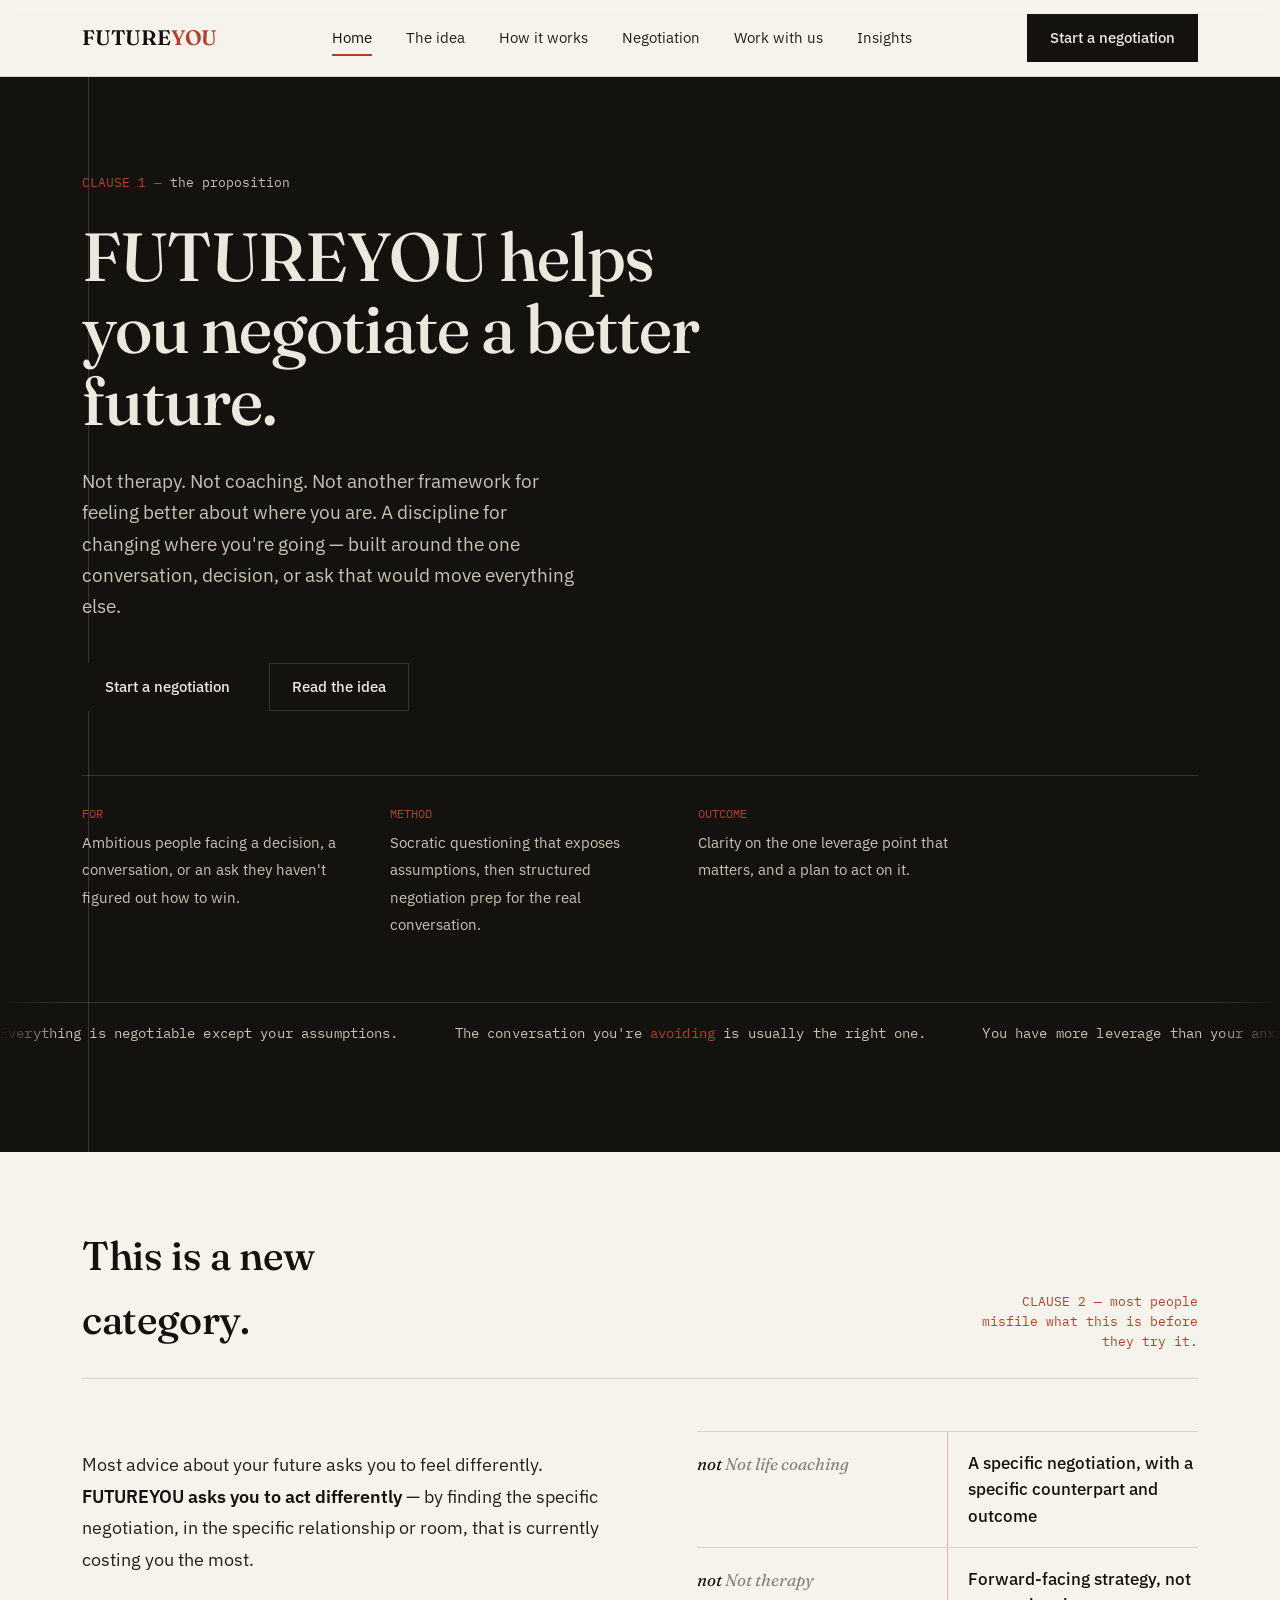
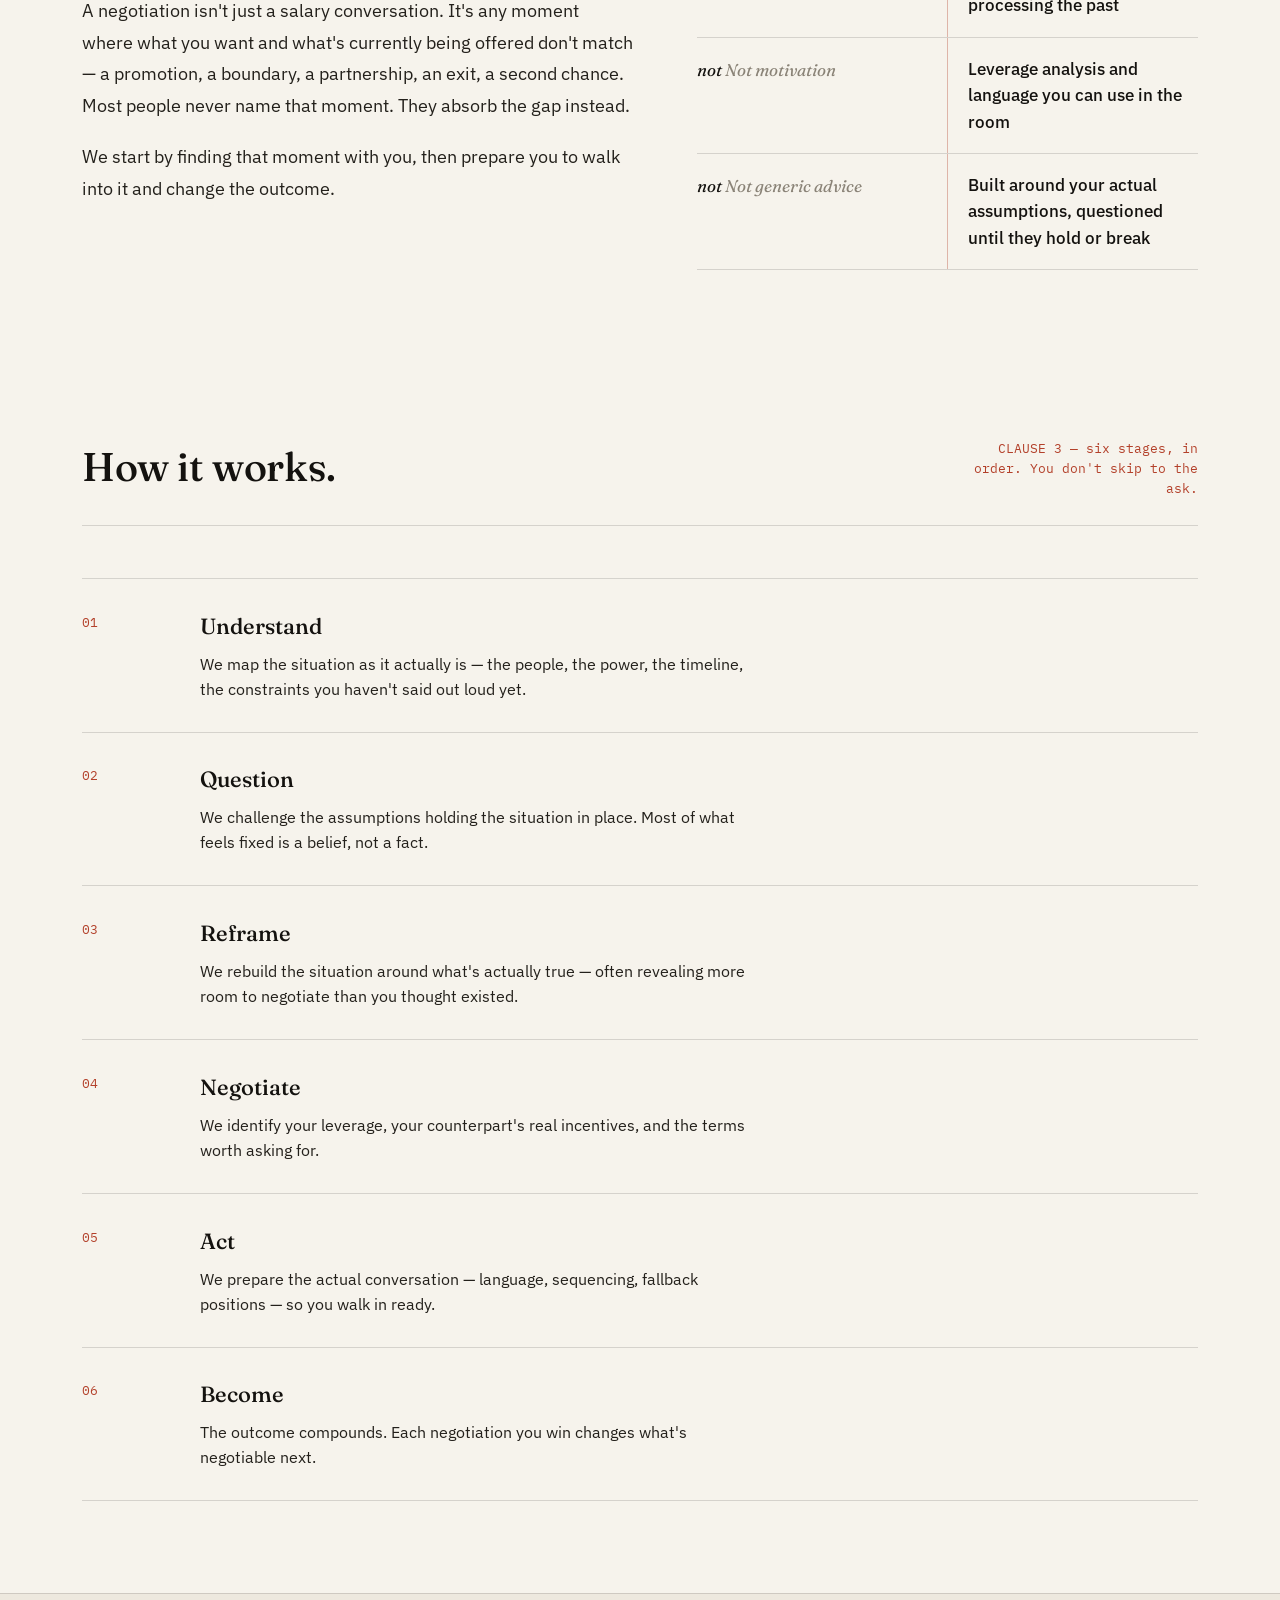
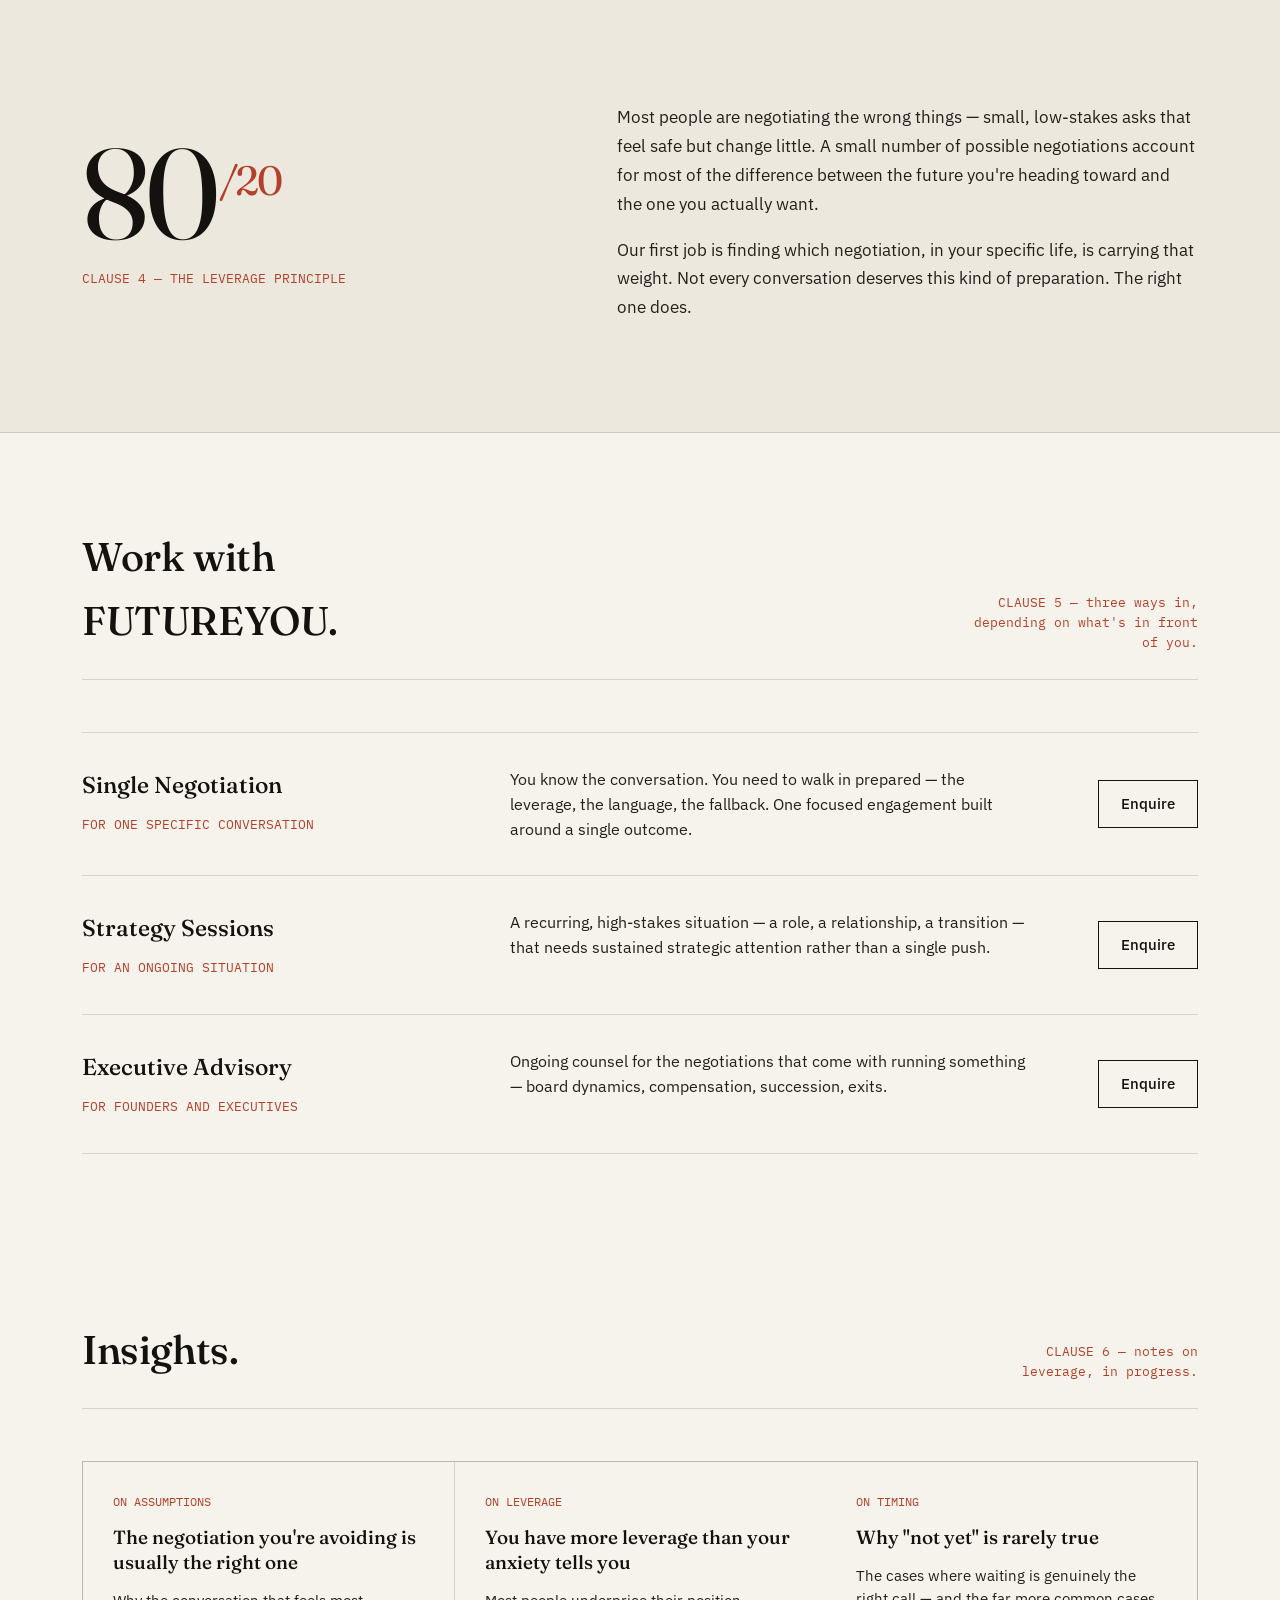
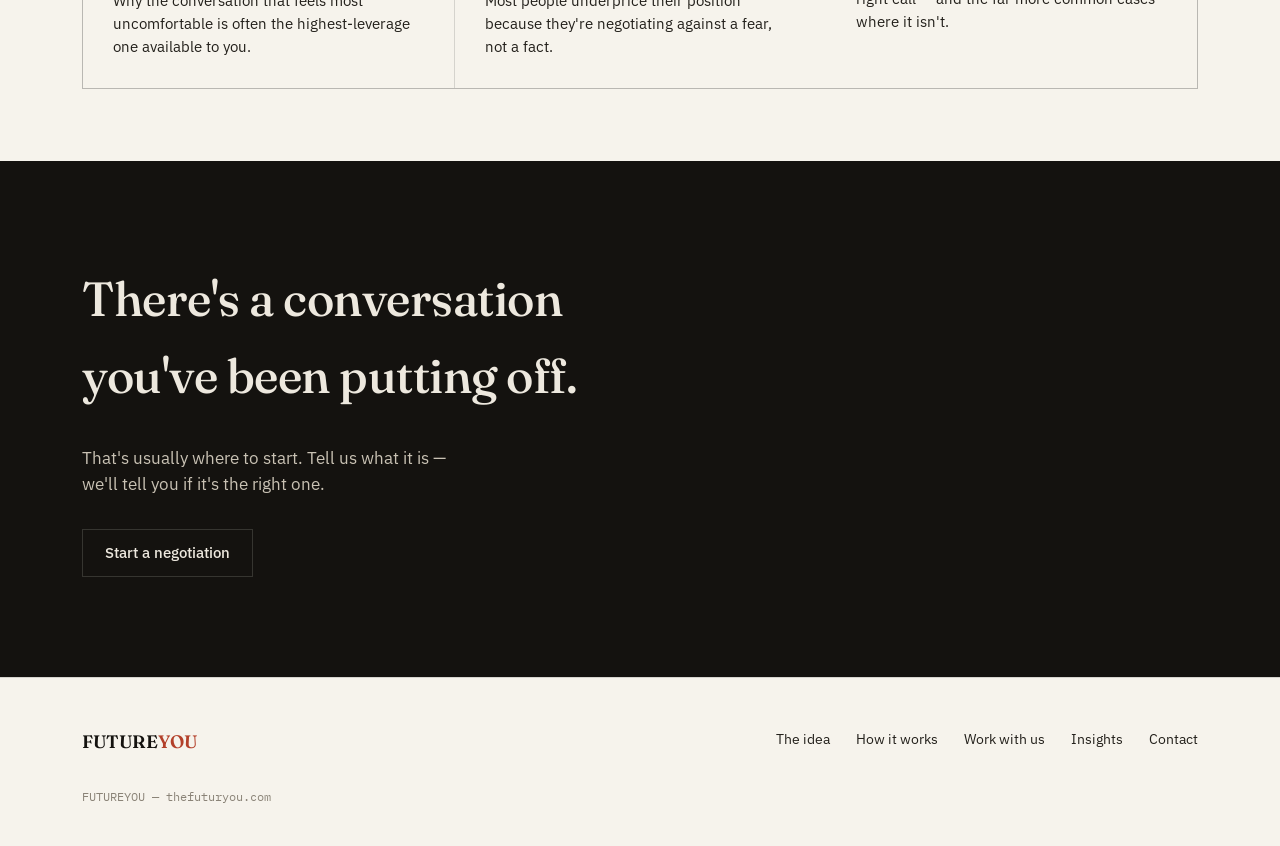
<file: index.html>
<!DOCTYPE html>
<html lang="en">
<head>
<meta charset="UTF-8">
<meta name="viewport" content="width=device-width, initial-scale=1.0">
<title>FUTUREYOU — Negotiate a better future</title>
<meta name="description" content="FUTUREYOU helps ambitious people find the one negotiation that changes everything, then prepares them to win it.">
<link rel="preconnect" href="https://fonts.googleapis.com">
<link href="https://fonts.googleapis.com/css2?family=Fraunces:opsz,wght@9..144,400;9..144,500;9..144,600&family=IBM+Plex+Sans:wght@400;500;600&family=IBM+Plex+Mono:wght@400;500&display=swap" rel="stylesheet">
<link rel="stylesheet" href="style.css">
<noscript><style>.reveal, .hero-anim, .pop-in { opacity: 1 !important; transform: none !important; filter: none !important; }</style></noscript>
</head>
<body>

<header class="site">
  <div class="wrap nav-row">
    <a class="wordmark" href="index.html">FUTURE<span>YOU</span></a>
    <button class="menu-toggle" aria-expanded="false" aria-controls="nav-links" onclick="const n=document.getElementById('nav-links');const open=n.classList.toggle('open');this.setAttribute('aria-expanded',open);">MENU</button>
    <nav class="links" id="nav-links">
      <a class="current" href="index.html">Home</a>
      <a href="index.html#idea">The idea</a>
      <a href="index.html#how">How it works</a>
      <a href="index.html#negotiation">Negotiation</a>
      <a href="index.html#work">Work with us</a>
      <a href="index.html#insights">Insights</a>
    </nav>
    <a class="btn btn-solid nav-cta" href="contact.html">Start a negotiation</a>
  </div>
</header>

<section class="hero">
  <div class="hero-inner">
    <div class="eyebrow-clause hero-anim">CLAUSE 1 — <em>the proposition</em></div>
    <h1 class="hero-line hero-anim">FUTUREYOU helps you negotiate a better future.</h1>
    <p class="hero-sub hero-anim">Not therapy. Not coaching. Not another framework for feeling better about where you are. A discipline for changing where you're going — built around the one conversation, decision, or ask that would move everything else.</p>
    <div class="hero-actions hero-anim">
      <a class="btn btn-solid" href="contact.html">Start a negotiation</a>
      <a class="btn btn-ghost-onink" href="#idea">Read the idea</a>
    </div>
    <div class="hero-meta hero-anim">
      <div>
        <span class="k">FOR</span>
        <span class="v">Ambitious people facing a decision, a conversation, or an ask they haven't figured out how to win.</span>
      </div>
      <div>
        <span class="k">METHOD</span>
        <span class="v">Socratic questioning that exposes assumptions, then structured negotiation prep for the real conversation.</span>
      </div>
      <div>
        <span class="k">OUTCOME</span>
        <span class="v">Clarity on the one leverage point that matters, and a plan to act on it.</span>
      </div>
    </div>
  </div>

  <div class="ticker" aria-hidden="true">
    <div class="ticker-track">
      <span>Everything is negotiable except your assumptions.</span>
      <span>The conversation you're <em>avoiding</em> is usually the right one.</span>
      <span>You have more leverage than your anxiety tells you.</span>
      <span>Most people negotiate the wrong things.</span>
      <span>One conversation can change what's negotiable next.</span>
      <span>Don't ask for less because you're afraid to ask.</span>
      <span>Everything is negotiable except your assumptions.</span>
      <span>The conversation you're <em>avoiding</em> is usually the right one.</span>
      <span>You have more leverage than your anxiety tells you.</span>
      <span>Most people negotiate the wrong things.</span>
      <span>One conversation can change what's negotiable next.</span>
      <span>Don't ask for less because you're afraid to ask.</span>
    </div>
  </div>
</section>

<section class="tight" id="idea">
  <div class="wrap">
    <div class="section-head reveal">
      <h2 class="section-title">This is a new category.</h2>
      <div class="section-note">CLAUSE 2 — most people misfile what this is before they try it.</div>
    </div>
    <div class="idea-grid">
      <div class="idea-copy reveal">
        <p>Most advice about your future asks you to feel differently. <strong>FUTUREYOU asks you to act differently</strong> — by finding the specific negotiation, in the specific relationship or room, that is currently costing you the most.</p>
        <p>A negotiation isn't just a salary conversation. It's any moment where what you want and what's currently being offered don't match — a promotion, a boundary, a partnership, an exit, a second chance. Most people never name that moment. They absorb the gap instead.</p>
        <p>We start by finding that moment with you, then prepare you to walk into it and change the outcome.</p>
      </div>
      <div class="not-table reveal-stagger">
        <div class="not-row reveal"><div class="no">Not life coaching</div><div class="yes">A specific negotiation, with a specific counterpart and outcome</div></div>
        <div class="not-row reveal"><div class="no">Not therapy</div><div class="yes">Forward-facing strategy, not processing the past</div></div>
        <div class="not-row reveal"><div class="no">Not motivation</div><div class="yes">Leverage analysis and language you can use in the room</div></div>
        <div class="not-row reveal"><div class="no">Not generic advice</div><div class="yes">Built around your actual assumptions, questioned until they hold or break</div></div>
      </div>
    </div>
  </div>
</section>

<section id="how">
  <div class="wrap">
    <div class="section-head reveal">
      <h2 class="section-title">How it works.</h2>
      <div class="section-note">CLAUSE 3 — six stages, in order. You don't skip to the ask.</div>
    </div>
    <div class="process-list reveal-stagger">
      <div class="process-item reveal">
        <div class="num">01</div>
        <div><h3>Understand</h3><p>We map the situation as it actually is — the people, the power, the timeline, the constraints you haven't said out loud yet.</p></div>
      </div>
      <div class="process-item reveal">
        <div class="num">02</div>
        <div><h3>Question</h3><p>We challenge the assumptions holding the situation in place. Most of what feels fixed is a belief, not a fact.</p></div>
      </div>
      <div class="process-item reveal">
        <div class="num">03</div>
        <div><h3>Reframe</h3><p>We rebuild the situation around what's actually true — often revealing more room to negotiate than you thought existed.</p></div>
      </div>
      <div class="process-item reveal">
        <div class="num">04</div>
        <div><h3>Negotiate</h3><p>We identify your leverage, your counterpart's real incentives, and the terms worth asking for.</p></div>
      </div>
      <div class="process-item reveal">
        <div class="num">05</div>
        <div><h3>Act</h3><p>We prepare the actual conversation — language, sequencing, fallback positions — so you walk in ready.</p></div>
      </div>
      <div class="process-item reveal">
        <div class="num">06</div>
        <div><h3>Become</h3><p>The outcome compounds. Each negotiation you win changes what's negotiable next.</p></div>
      </div>
    </div>
  </div>
</section>

<section class="leverage" id="negotiation">
  <div class="wrap">
    <div class="leverage-grid reveal-stagger">
      <div class="reveal">
        <p class="big-stat pop-in">80<sup>/20</sup></p>
        <span class="leverage-label">CLAUSE 4 — THE LEVERAGE PRINCIPLE</span>
      </div>
      <div class="leverage-copy reveal">
        <p>Most people are negotiating the wrong things — small, low-stakes asks that feel safe but change little. A small number of possible negotiations account for most of the difference between the future you're heading toward and the one you actually want.</p>
        <p>Our first job is finding which negotiation, in your specific life, is carrying that weight. Not every conversation deserves this kind of preparation. The right one does.</p>
      </div>
    </div>
  </div>
</section>

<section id="work">
  <div class="wrap">
    <div class="section-head reveal">
      <h2 class="section-title">Work with FUTUREYOU.</h2>
      <div class="section-note">CLAUSE 5 — three ways in, depending on what's in front of you.</div>
    </div>
    <div class="offer-list reveal-stagger">
      <div class="offer reveal">
        <div>
          <p class="name">Single Negotiation</p>
          <span class="for">FOR ONE SPECIFIC CONVERSATION</span>
        </div>
        <p class="desc">You know the conversation. You need to walk in prepared — the leverage, the language, the fallback. One focused engagement built around a single outcome.</p>
        <a class="btn cta" href="contact.html">Enquire</a>
      </div>
      <div class="offer reveal">
        <div>
          <p class="name">Strategy Sessions</p>
          <span class="for">FOR AN ONGOING SITUATION</span>
        </div>
        <p class="desc">A recurring, high-stakes situation — a role, a relationship, a transition — that needs sustained strategic attention rather than a single push.</p>
        <a class="btn cta" href="contact.html">Enquire</a>
      </div>
      <div class="offer reveal">
        <div>
          <p class="name">Executive Advisory</p>
          <span class="for">FOR FOUNDERS AND EXECUTIVES</span>
        </div>
        <p class="desc">Ongoing counsel for the negotiations that come with running something — board dynamics, compensation, succession, exits.</p>
        <a class="btn cta" href="contact.html">Enquire</a>
      </div>
    </div>
  </div>
</section>

<section class="tight" id="insights">
  <div class="wrap">
    <div class="section-head reveal">
      <h2 class="section-title">Insights.</h2>
      <div class="section-note">CLAUSE 6 — notes on leverage, in progress.</div>
    </div>
    <div class="insights-grid reveal-stagger">
      <div class="insight-card reveal">
        <span class="insight-tag">ON ASSUMPTIONS</span>
        <h3>The negotiation you're avoiding is usually the right one</h3>
        <p>Why the conversation that feels most uncomfortable is often the highest-leverage one available to you.</p>
      </div>
      <div class="insight-card reveal">
        <span class="insight-tag">ON LEVERAGE</span>
        <h3>You have more leverage than your anxiety tells you</h3>
        <p>Most people underprice their position because they're negotiating against a fear, not a fact.</p>
      </div>
      <div class="insight-card reveal">
        <span class="insight-tag">ON TIMING</span>
        <h3>Why "not yet" is rarely true</h3>
        <p>The cases where waiting is genuinely the right call — and the far more common cases where it isn't.</p>
      </div>
    </div>
  </div>
</section>

<section class="closing">
  <div class="wrap closing-row">
    <div class="reveal">
      <h2 class="pop-in">There's a conversation you've been putting off.</h2>
      <p class="sub">That's usually where to start. Tell us what it is — we'll tell you if it's the right one.</p>
      <a class="btn btn-ghost-onink" href="contact.html">Start a negotiation</a>
    </div>
  </div>
</section>

<footer class="site">
  <div class="wrap">
    <div class="footer-row">
      <div class="footer-wordmark">FUTURE<span>YOU</span></div>
      <div class="footer-links">
        <a href="index.html#idea">The idea</a>
        <a href="index.html#how">How it works</a>
        <a href="index.html#work">Work with us</a>
        <a href="index.html#insights">Insights</a>
        <a href="contact.html">Contact</a>
      </div>
    </div>
    <div class="footer-meta">FUTUREYOU — thefuturyou.com</div>
  </div>
</footer>

<script>
(function () {
  // Scroll-triggered reveals (fade/slide + pop/zoom variants)
  var els = document.querySelectorAll('.reveal, .pop-in');
  if ('IntersectionObserver' in window) {
    var io = new IntersectionObserver(function (entries) {
      entries.forEach(function (entry) {
        if (entry.isIntersecting) {
          entry.target.classList.add('in-view');
          io.unobserve(entry.target);
        }
      });
    }, { threshold: 0.15, rootMargin: '0px 0px -60px 0px' });
    els.forEach(function (el) { io.observe(el); });
  } else {
    els.forEach(function (el) { el.classList.add('in-view'); });
  }

  // Stagger children inside .reveal-stagger groups
  document.querySelectorAll('.reveal-stagger').forEach(function (group) {
    Array.from(group.children).forEach(function (child, i) {
      child.style.transitionDelay = (i * 90) + 'ms';
    });
  });

  // Hero entrance, staggered on load
  document.querySelectorAll('.hero-anim').forEach(function (el, i) {
    el.style.transitionDelay = (i * 110) + 'ms';
  });
  window.addEventListener('load', function () {
    requestAnimationFrame(function () {
      document.querySelectorAll('.hero-anim').forEach(function (el) {
        el.classList.add('in-view');
      });
    });
  });

  // Sticky header: compress slightly after scrolling
  var header = document.querySelector('header.site');
  var lastState = false;
  window.addEventListener('scroll', function () {
    var scrolled = window.scrollY > 12;
    if (scrolled !== lastState) {
      header.classList.toggle('is-scrolled', scrolled);
      lastState = scrolled;
    }
  }, { passive: true });
})();
</script>

</body>
</html>
</file>
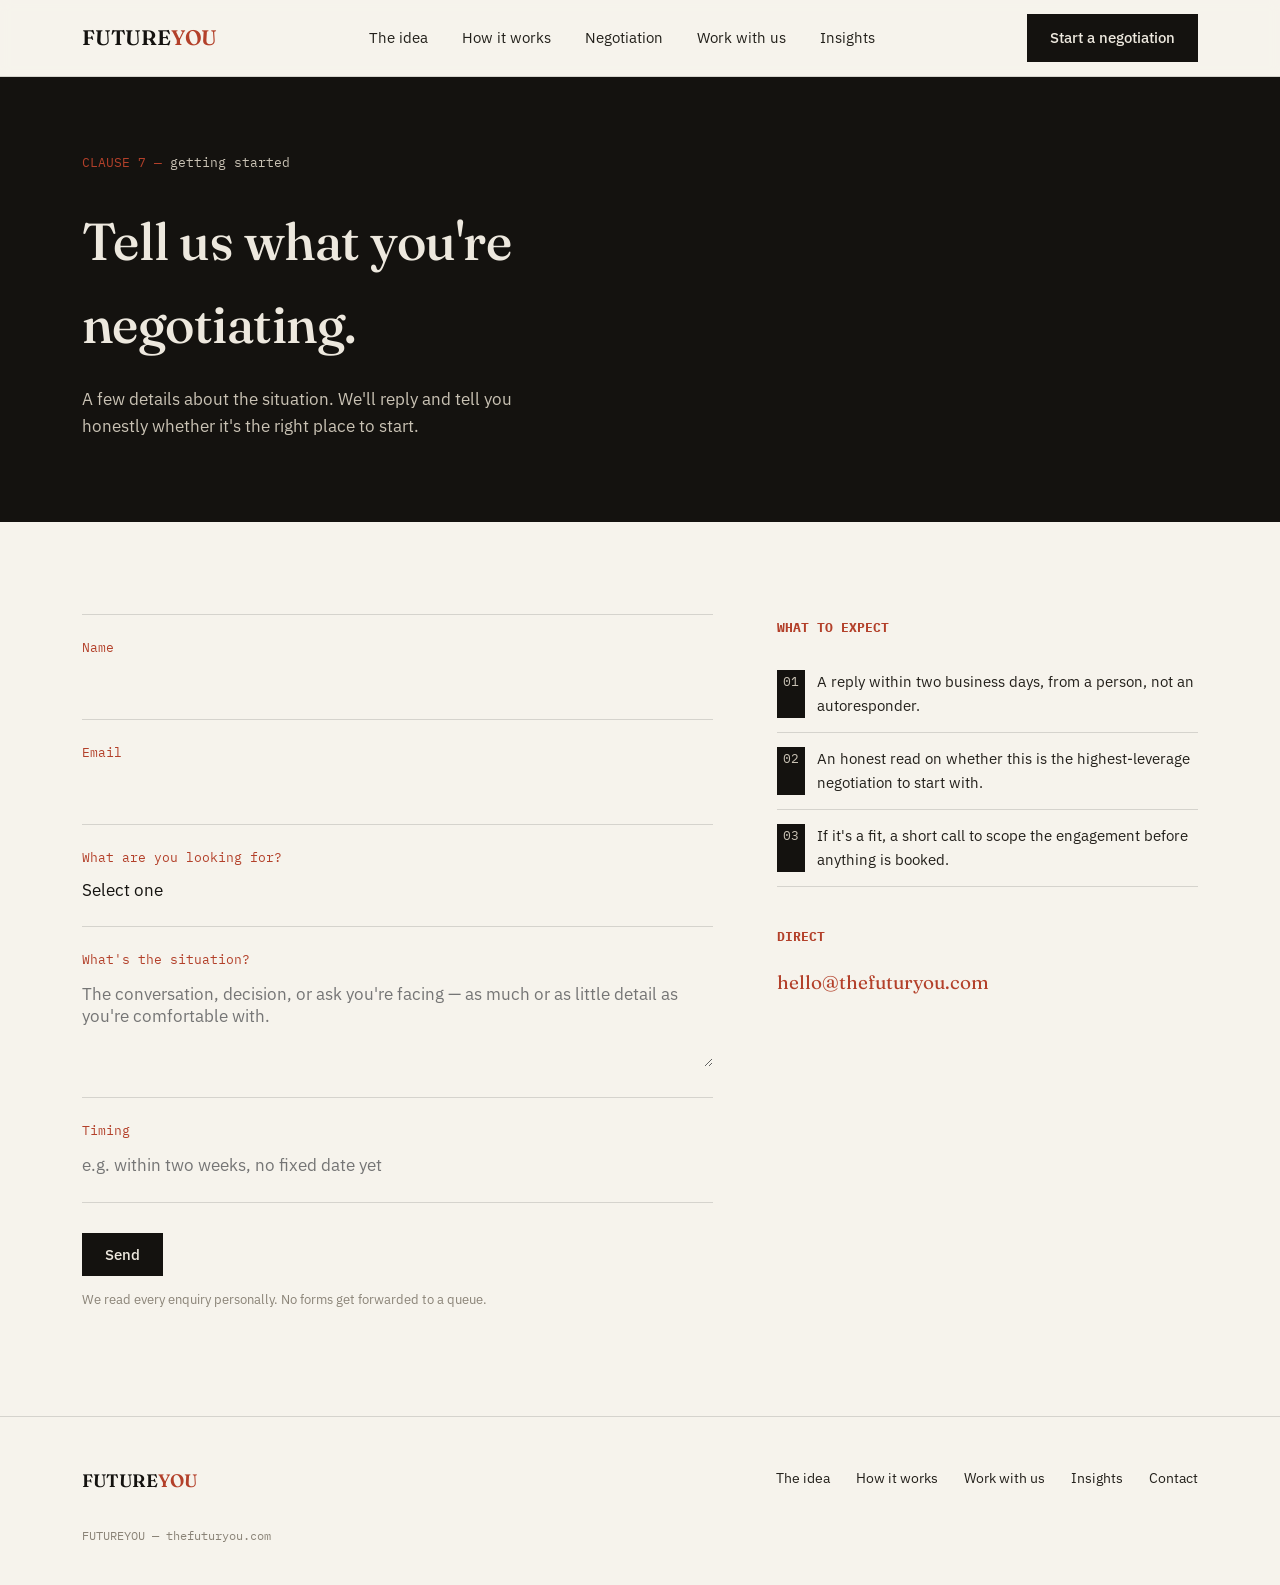
<file: contact.html>
<!DOCTYPE html>
<html lang="en">
<head>
<meta charset="UTF-8">
<meta name="viewport" content="width=device-width, initial-scale=1.0">
<title>Start a negotiation — FUTUREYOU</title>
<meta name="description" content="Tell FUTUREYOU what you're negotiating. We'll tell you if it's the right one to start with.">
<link rel="preconnect" href="https://fonts.googleapis.com">
<link href="https://fonts.googleapis.com/css2?family=Fraunces:opsz,wght@9..144,400;9..144,500;9..144,600&family=IBM+Plex+Sans:wght@400;500;600&family=IBM+Plex+Mono:wght@400;500&display=swap" rel="stylesheet">
<link rel="stylesheet" href="style.css">
</head>
<body>

<header class="site">
  <div class="wrap nav-row">
    <a class="wordmark" href="index.html">FUTURE<span>YOU</span></a>
    <button class="menu-toggle" aria-expanded="false" aria-controls="nav-links" onclick="const n=document.getElementById('nav-links');const open=n.classList.toggle('open');this.setAttribute('aria-expanded',open);">MENU</button>
    <nav class="links" id="nav-links">
      <a href="index.html#idea">The idea</a>
      <a href="index.html#how">How it works</a>
      <a href="index.html#negotiation">Negotiation</a>
      <a href="index.html#work">Work with us</a>
      <a href="index.html#insights">Insights</a>
    </nav>
    <a class="btn btn-solid nav-cta" href="contact.html">Start a negotiation</a>
  </div>
</header>

<section class="contact-hero">
  <div class="wrap">
    <div class="eyebrow-clause">CLAUSE 7 — <em>getting started</em></div>
    <h1>Tell us what you're negotiating.</h1>
    <p>A few details about the situation. We'll reply and tell you honestly whether it's the right place to start.</p>
  </div>
</section>

<section>
  <div class="wrap contact-grid">
    <form class="contact-form" onsubmit="event.preventDefault(); this.querySelector('.form-submit').innerHTML='<p style=&quot;font-family:var(--serif);font-size:19px;&quot;>Thank you — we\'ll be in touch within two business days.</p>';">
      <div class="field">
        <label for="name">Name</label>
        <input type="text" id="name" name="name" required>
      </div>
      <div class="field">
        <label for="email">Email</label>
        <input type="email" id="email" name="email" required>
      </div>
      <div class="field">
        <label for="engagement">What are you looking for?</label>
        <select id="engagement" name="engagement" required>
          <option value="" disabled selected>Select one</option>
          <option value="single">Single Negotiation</option>
          <option value="strategy">Strategy Sessions</option>
          <option value="executive">Executive Advisory</option>
          <option value="unsure">Not sure yet</option>
        </select>
      </div>
      <div class="field">
        <label for="situation">What's the situation?</label>
        <textarea id="situation" name="situation" placeholder="The conversation, decision, or ask you're facing — as much or as little detail as you're comfortable with." required></textarea>
      </div>
      <div class="field">
        <label for="timing">Timing</label>
        <input type="text" id="timing" name="timing" placeholder="e.g. within two weeks, no fixed date yet">
      </div>
      <div class="form-submit">
        <button class="btn btn-solid" type="submit">Send</button>
        <p class="form-note">We read every enquiry personally. No forms get forwarded to a queue.</p>
      </div>
    </form>

    <div class="side-block">
      <h3>WHAT TO EXPECT</h3>
      <ul>
        <li><span class="n">01</span> A reply within two business days, from a person, not an autoresponder.</li>
        <li><span class="n">02</span> An honest read on whether this is the highest-leverage negotiation to start with.</li>
        <li><span class="n">03</span> If it's a fit, a short call to scope the engagement before anything is booked.</li>
      </ul>
      <h3>DIRECT</h3>
      <p class="direct"><a href="mailto:hello@thefuturyou.com">hello@thefuturyou.com</a></p>
    </div>
  </div>
</section>

<footer class="site">
  <div class="wrap">
    <div class="footer-row">
      <div class="footer-wordmark">FUTURE<span>YOU</span></div>
      <div class="footer-links">
        <a href="index.html#idea">The idea</a>
        <a href="index.html#how">How it works</a>
        <a href="index.html#work">Work with us</a>
        <a href="index.html#insights">Insights</a>
        <a href="contact.html">Contact</a>
      </div>
    </div>
    <div class="footer-meta">FUTUREYOU — thefuturyou.com</div>
  </div>
</footer>

</body>
</html>
</file>
<file: style.css>
/* ============================================================
   FUTUREYOU — shared stylesheet
   Palette: ink / stone / redline
   Type: Fraunces (display/serif) + IBM Plex Sans (body) + IBM Plex Mono (labels)
   ============================================================ */

:root {
  --ink:        #14120F;
  --ink-soft:   #23201B;
  --stone:      #EDE8DE;
  --stone-dim:  #C9C2B4;
  --paper:      #F6F3EC;
  --redline:    #B3402A;
  --redline-dim: rgba(179, 64, 42, 0.35);
  --line:       rgba(20, 18, 15, 0.14);
  --line-on-ink: rgba(237, 232, 222, 0.16);

  --serif: 'Fraunces', Georgia, serif;
  --sans:  'IBM Plex Sans', -apple-system, BlinkMacSystemFont, sans-serif;
  --mono:  'IBM Plex Mono', ui-monospace, SFMono-Regular, monospace;

  --measure: 62ch;
}

* { box-sizing: border-box; }
html { scroll-behavior: smooth; }

@media (prefers-reduced-motion: reduce) {
  html { scroll-behavior: auto; }
  *, *::before, *::after {
    animation-duration: 0.001ms !important;
    animation-iteration-count: 1 !important;
    transition-duration: 0.001ms !important;
  }
}

body {
  margin: 0;
  background: var(--paper);
  color: var(--ink);
  font-family: var(--sans);
  font-size: 17px;
  line-height: 1.6;
  -webkit-font-smoothing: antialiased;
}

a { color: inherit; }
img { max-width: 100%; display: block; }

::selection { background: var(--redline); color: var(--stone); }

:focus-visible {
  outline: 2px solid var(--redline);
  outline-offset: 3px;
}

.wrap {
  max-width: 1180px;
  margin: 0 auto;
  padding: 0 32px;
}

@media (max-width: 640px) {
  .wrap { padding: 0 20px; }
}

/* ---------- clause numbering (margin motif) ---------- */
.clause {
  position: relative;
}
.clause-no {
  font-family: var(--mono);
  font-size: 13px;
  color: var(--redline);
  letter-spacing: 0.02em;
}

/* ---------- header / nav ---------- */
header.site {
  position: sticky;
  top: 0;
  z-index: 40;
  background: rgba(246, 243, 236, 0.92);
  backdrop-filter: blur(6px);
  border-bottom: 1px solid var(--line);
  transition: height 220ms ease, box-shadow 220ms ease;
}
.nav-row {
  display: flex;
  align-items: center;
  justify-content: space-between;
  height: 76px;
  transition: height 220ms ease;
}
header.site.is-scrolled .nav-row { height: 64px; }
header.site.is-scrolled { box-shadow: 0 8px 24px rgba(20, 18, 15, 0.06); }

.wordmark {
  font-family: var(--serif);
  font-weight: 600;
  font-size: 21px;
  letter-spacing: -0.01em;
  text-decoration: none;
  color: var(--ink);
  transition: letter-spacing 220ms ease;
}
.wordmark span { color: var(--redline); transition: color 220ms ease; }
.wordmark:hover span { color: var(--ink); }
.wordmark:hover { letter-spacing: 0.005em; }

nav.links {
  display: flex;
  gap: 34px;
  align-items: center;
}
nav.links a {
  font-family: var(--sans);
  font-size: 15px;
  text-decoration: none;
  color: var(--ink-soft);
  position: relative;
  padding: 4px 0;
}
nav.links a:hover { color: var(--ink); }
nav.links a.current { color: var(--ink); }
nav.links a::after {
  content: "";
  position: absolute;
  left: 0; right: 0; bottom: -2px;
  height: 2px;
  background: var(--redline);
  transform: scaleX(0);
  transform-origin: left;
  transition: transform 260ms cubic-bezier(.4,0,.2,1);
}
nav.links a.current::after { transform: scaleX(1); }
nav.links a:hover::after { transform: scaleX(1); }

.btn {
  display: inline-flex;
  align-items: center;
  gap: 8px;
  font-family: var(--sans);
  font-size: 15px;
  font-weight: 500;
  text-decoration: none;
  padding: 11px 22px;
  border: 1px solid var(--ink);
  color: var(--ink);
  transition: background 160ms ease, color 160ms ease, border-color 160ms ease, transform 160ms ease, box-shadow 160ms ease;
}
.btn:hover { background: var(--ink); color: var(--stone); transform: translateY(-2px); box-shadow: 0 6px 16px rgba(20,18,15,0.18); }
.btn:active { transform: translateY(0); box-shadow: none; }

.btn-solid {
  background: var(--ink);
  color: var(--stone);
}
.btn-solid:hover { background: var(--redline); border-color: var(--redline); color: var(--stone); }

.btn-ghost-onink {
  border-color: var(--line-on-ink);
  color: var(--stone);
}
.btn-ghost-onink:hover { background: var(--redline); border-color: var(--redline); color: var(--stone); box-shadow: 0 6px 16px rgba(179,64,42,0.35); }

.nav-cta { display: none; }
@media (min-width: 720px) { .nav-cta { display: inline-flex; } }

.menu-toggle {
  display: inline-flex;
  background: none;
  border: 1px solid var(--ink);
  padding: 8px 12px;
  font-family: var(--mono);
  font-size: 13px;
  cursor: pointer;
  transition: background 160ms ease, color 160ms ease;
}
.menu-toggle:hover { background: var(--ink); color: var(--stone); }
@media (min-width: 900px) { .menu-toggle { display: none; } nav.links { display: flex; } }
@media (max-width: 899px) {
  nav.links {
    display: none;
    position: absolute;
    top: 76px; left: 0; right: 0;
    background: var(--paper);
    border-bottom: 1px solid var(--line);
    flex-direction: column;
    align-items: flex-start;
    gap: 0;
    padding: 8px 20px 20px;
  }
  nav.links.open { display: flex; }
  nav.links a { width: 100%; padding: 12px 0; border-bottom: 1px solid var(--line); }
}

/* ---------- hero ---------- */
.hero {
  background: var(--ink);
  color: var(--stone);
  padding: 96px 0 88px;
  position: relative;
  overflow: hidden;
}
.hero::before {
  content: "";
  position: absolute;
  top: 0; right: 0;
  width: 1px; height: 100%;
  background: var(--line-on-ink);
  left: 88px;
}
@media (max-width: 720px) { .hero::before { display: none; } }

.hero-inner { max-width: 1180px; margin: 0 auto; padding: 0 32px; }
@media (max-width: 640px) { .hero-inner { padding: 0 20px; } }

.eyebrow-clause {
  font-family: var(--mono);
  font-size: 13px;
  color: var(--redline);
  margin-bottom: 26px;
}
.eyebrow-clause em { font-style: normal; color: var(--stone-dim); }

h1.hero-line {
  font-family: var(--serif);
  font-weight: 500;
  font-size: clamp(38px, 6vw, 68px);
  line-height: 1.06;
  letter-spacing: -0.015em;
  margin: 0 0 30px;
  max-width: 15ch;
}

.hero-sub {
  font-size: 19px;
  line-height: 1.65;
  color: var(--stone-dim);
  max-width: 46ch;
  margin: 0 0 40px;
}

.hero-actions { display: flex; gap: 16px; flex-wrap: wrap; align-items: center; }

.hero-meta {
  margin-top: 64px;
  padding-top: 28px;
  border-top: 1px solid var(--line-on-ink);
  display: flex;
  gap: 48px;
  flex-wrap: wrap;
}
.hero-meta div { max-width: 26ch; }
.hero-meta .k {
  font-family: var(--mono);
  font-size: 12px;
  color: var(--redline);
  display: block;
  margin-bottom: 6px;
}
.hero-meta .v { font-size: 14.5px; color: var(--stone-dim); }

/* stronger entrance for the headline specifically: it comes toward you, not just up */
h1.hero-line.hero-anim { transform: translateY(24px) scale(0.96); }
h1.hero-line.hero-anim.in-view { transform: none; }

/* ---------- statement ticker (marquee, full-bleed under the hero copy) ---------- */
.ticker {
  overflow: hidden;
  border-top: 1px solid var(--line-on-ink);
  margin-top: 64px;
  padding: 20px 0;
  -webkit-mask-image: linear-gradient(90deg, transparent 0, #000 64px, #000 calc(100% - 64px), transparent 100%);
          mask-image: linear-gradient(90deg, transparent 0, #000 64px, #000 calc(100% - 64px), transparent 100%);
}
.ticker-track {
  display: flex;
  width: max-content;
  gap: 56px;
  animation: ticker-scroll 38s linear infinite;
}
.ticker:hover .ticker-track,
.ticker:focus-within .ticker-track { animation-play-state: paused; }
.ticker-track span {
  font-family: var(--mono);
  font-size: 13.5px;
  letter-spacing: 0.01em;
  color: var(--stone-dim);
  white-space: nowrap;
}
.ticker-track span em {
  font-style: normal;
  color: var(--redline);
}
@keyframes ticker-scroll {
  from { transform: translateX(0); }
  to   { transform: translateX(-50%); }
}
@media (prefers-reduced-motion: reduce) {
  .ticker-track { animation: none; }
}

/* ---------- "comes out at you": scale + blur entrance for standout statements ---------- */
.pop-in {
  opacity: 0;
  transform: scale(0.8);
  filter: blur(6px);
  transition: opacity 900ms cubic-bezier(.16,.84,.44,1),
              transform 900ms cubic-bezier(.16,.84,.44,1),
              filter 900ms cubic-bezier(.16,.84,.44,1);
  will-change: opacity, transform, filter;
}
.pop-in.in-view {
  opacity: 1;
  transform: scale(1);
  filter: blur(0);
}
@media (prefers-reduced-motion: reduce) {
  .pop-in { opacity: 1; transform: none; filter: none; transition: none; }
}

/* ---------- section shell ---------- */
section { padding: 92px 0; }
section.tight { padding: 72px 0; }
.section-head {
  display: flex;
  justify-content: space-between;
  align-items: flex-end;
  gap: 40px;
  margin-bottom: 52px;
  border-bottom: 1px solid var(--line);
  padding-bottom: 26px;
}
h2.section-title {
  font-family: var(--serif);
  font-weight: 500;
  font-size: clamp(28px, 3.4vw, 40px);
  letter-spacing: -0.01em;
  margin: 0;
  max-width: 14ch;
}
.section-note {
  font-family: var(--mono);
  font-size: 13px;
  color: var(--redline);
  max-width: 28ch;
  text-align: right;
  line-height: 1.55;
}
@media (max-width: 720px) {
  .section-head { flex-direction: column; align-items: flex-start; }
  .section-note { text-align: left; }
}

/* ---------- the idea / differentiation ---------- */
.idea-grid {
  display: grid;
  grid-template-columns: 1.1fr 1fr;
  gap: 64px;
}
@media (max-width: 860px) { .idea-grid { grid-template-columns: 1fr; gap: 40px; } }

.idea-copy p {
  font-size: 18px;
  line-height: 1.75;
  max-width: var(--measure);
  color: var(--ink-soft);
}
.idea-copy p + p { margin-top: 20px; }
.idea-copy strong { color: var(--ink); font-weight: 600; }

.not-table {
  border-top: 1px solid var(--line);
}
.not-row {
  display: grid;
  grid-template-columns: 1fr 1fr;
  border-bottom: 1px solid var(--line);
  transition: background 220ms ease, padding-left 220ms ease;
}
.not-row:hover { background: rgba(179, 64, 42, 0.045); }
.not-row > div { padding: 18px 0; }
.not-row .no { color: var(--stone-dim); }
.not-row .no::before { content: "not "; color: var(--ink); font-style: italic; }
.not-row .no {
  font-family: var(--serif);
  font-style: italic;
  font-size: 17px;
  color: #8a8377;
  padding-right: 20px;
}
.not-row .yes {
  font-family: var(--sans);
  font-weight: 500;
  font-size: 16.5px;
  border-left: 1px solid var(--redline-dim);
  padding-left: 20px;
  transition: border-color 220ms ease;
}
.not-row:hover .yes { border-color: var(--redline); }

/* ---------- process (six stages) ---------- */
.process-list { border-top: 1px solid var(--line); }
.process-item {
  display: grid;
  grid-template-columns: 90px 1fr;
  gap: 28px;
  padding: 30px 0;
  border-bottom: 1px solid var(--line);
  transition: padding-left 240ms cubic-bezier(.4,0,.2,1), background 240ms ease;
}
.process-item:hover {
  padding-left: 14px;
  background: rgba(179, 64, 42, 0.04);
}
.process-item .num {
  font-family: var(--mono);
  font-size: 13px;
  color: var(--redline);
  padding-top: 4px;
  transition: color 240ms ease;
}
.process-item:hover .num { color: var(--ink); }
.process-item h3 {
  font-family: var(--serif);
  font-weight: 500;
  font-size: 22px;
  margin: 0 0 8px;
}
.process-item p {
  margin: 0;
  color: var(--ink-soft);
  max-width: 56ch;
  font-size: 15.5px;
}
@media (max-width: 600px) {
  .process-item { grid-template-columns: 1fr; gap: 8px; }
}

/* ---------- 80/20 leverage section ---------- */
.leverage {
  background: var(--stone);
  border-top: 1px solid var(--line);
  border-bottom: 1px solid var(--line);
}
.leverage-grid {
  display: grid;
  grid-template-columns: 0.9fr 1.1fr;
  gap: 60px;
  align-items: center;
}
@media (max-width: 860px) { .leverage-grid { grid-template-columns: 1fr; gap: 36px; } }

.big-stat {
  font-family: var(--serif);
  font-size: clamp(64px, 11vw, 128px);
  line-height: 0.9;
  letter-spacing: -0.02em;
  color: var(--ink);
  margin: 0;
}
.big-stat sup { font-size: 0.32em; color: var(--redline); top: -0.5em; }
.leverage-copy p {
  font-size: 17px;
  line-height: 1.7;
  color: var(--ink-soft);
  max-width: var(--measure);
}
.leverage-label {
  font-family: var(--mono);
  font-size: 13px;
  color: var(--redline);
  margin-top: 18px;
  display: block;
}

/* ---------- offers ---------- */
.offer-list { border-top: 1px solid var(--line); }
.offer {
  display: grid;
  grid-template-columns: 1fr 1.4fr auto;
  gap: 30px;
  align-items: start;
  padding: 34px 0;
  border-bottom: 1px solid var(--line);
  transition: background 220ms ease, padding-left 220ms ease;
}
.offer:hover { background: rgba(179, 64, 42, 0.04); padding-left: 14px; }
.offer .name {
  font-family: var(--serif);
  font-size: 23px;
  font-weight: 500;
  margin: 0 0 6px;
}
.offer .for {
  font-family: var(--mono);
  font-size: 12.5px;
  color: var(--redline);
}
.offer .desc {
  font-size: 15.5px;
  color: var(--ink-soft);
  max-width: 52ch;
  margin: 0;
}
.offer .cta { align-self: center; }
@media (max-width: 780px) {
  .offer { grid-template-columns: 1fr; }
  .offer .cta { margin-top: 6px; }
}

/* ---------- insights teaser ---------- */
.insights-grid {
  display: grid;
  grid-template-columns: repeat(3, 1fr);
  gap: 1px;
  background: var(--line);
  border: 1px solid var(--line);
}
.insight-card {
  background: var(--paper);
  padding: 30px;
  display: flex;
  flex-direction: column;
  gap: 14px;
  transition: transform 240ms cubic-bezier(.4,0,.2,1), box-shadow 240ms ease, background 240ms ease;
  position: relative;
  z-index: 1;
}
.insight-card:hover {
  transform: translateY(-6px);
  box-shadow: 0 16px 32px rgba(20,18,15,0.10);
  background: var(--paper);
}
.insight-tag {
  font-family: var(--mono);
  font-size: 12px;
  color: var(--redline);
}
.insight-card h3 {
  font-family: var(--serif);
  font-size: 19px;
  font-weight: 500;
  margin: 0;
  line-height: 1.3;
}
.insight-card p { margin: 0; font-size: 14.5px; color: var(--ink-soft); }
@media (max-width: 860px) { .insights-grid { grid-template-columns: 1fr; } }

/* ---------- closing CTA band ---------- */
.closing {
  background: var(--ink);
  color: var(--stone);
  padding: 100px 0;
  text-align: left;
}
.closing h2 {
  font-family: var(--serif);
  font-weight: 500;
  font-size: clamp(30px, 4.4vw, 48px);
  max-width: 16ch;
  margin: 0 0 30px;
  letter-spacing: -0.01em;
}
.closing-row {
  display: flex;
  justify-content: space-between;
  align-items: flex-end;
  gap: 40px;
  flex-wrap: wrap;
}
.closing p.sub {
  color: var(--stone-dim);
  max-width: 40ch;
  font-size: 16.5px;
  margin: 0 0 32px;
}

/* ---------- footer ---------- */
footer.site {
  border-top: 1px solid var(--line);
  padding: 50px 0 40px;
}
.footer-row {
  display: flex;
  justify-content: space-between;
  flex-wrap: wrap;
  gap: 24px;
  align-items: flex-start;
}
.footer-wordmark {
  font-family: var(--serif);
  font-size: 18px;
  font-weight: 600;
}
.footer-wordmark span { color: var(--redline); }
.footer-links { display: flex; gap: 26px; flex-wrap: wrap; }
.footer-links a { font-size: 14px; text-decoration: none; color: var(--ink-soft); transition: color 160ms ease; }
.footer-links a:hover { color: var(--redline); }
.footer-meta {
  font-family: var(--mono);
  font-size: 12px;
  color: #8a8377;
  margin-top: 30px;
}

/* ---------- contact page ---------- */
.contact-hero {
  background: var(--ink);
  color: var(--stone);
  padding: 76px 0 64px;
}
.contact-hero h1 {
  font-family: var(--serif);
  font-weight: 500;
  font-size: clamp(32px, 5vw, 52px);
  max-width: 14ch;
  margin: 0 0 20px;
  letter-spacing: -0.01em;
}
.contact-hero p {
  color: var(--stone-dim);
  max-width: 44ch;
  font-size: 17px;
  line-height: 1.6;
}

.contact-grid {
  display: grid;
  grid-template-columns: 1.2fr 0.8fr;
  gap: 64px;
}
@media (max-width: 900px) { .contact-grid { grid-template-columns: 1fr; gap: 48px; } }

form.contact-form { border-top: 1px solid var(--line); }
.field {
  padding: 22px 0;
  border-bottom: 1px solid var(--line);
  transition: background 200ms ease;
}
.field:focus-within { background: rgba(179, 64, 42, 0.04); }
.field label {
  display: block;
  font-family: var(--mono);
  font-size: 12.5px;
  color: var(--redline);
  margin-bottom: 10px;
}
.field input, .field select, .field textarea {
  width: 100%;
  border: none;
  background: transparent;
  font-family: var(--sans);
  font-size: 17px;
  color: var(--ink);
  padding: 4px 0;
}
.field input:focus, .field select:focus, .field textarea:focus { outline: none; }
.field textarea { resize: vertical; min-height: 88px; }
.field select { appearance: none; -webkit-appearance: none; cursor: pointer; }

.form-submit { margin-top: 30px; }
.form-note { font-size: 13px; color: #8a8377; margin-top: 14px; }

.side-block { padding-top: 4px; }
.side-block h3 {
  font-family: var(--mono);
  font-size: 13px;
  color: var(--redline);
  margin: 0 0 18px;
}
.side-block ul { margin: 0 0 40px; padding: 0; list-style: none; }
.side-block li {
  padding: 14px 0;
  border-bottom: 1px solid var(--line);
  font-size: 15px;
  color: var(--ink-soft);
  display: flex;
  gap: 12px;
}
.side-block li .n { font-family: var(--mono); font-size: 12.5px; color: var(--stone-dim); background:var(--ink); padding:1px 6px; }
.side-block .direct {
  font-family: var(--serif);
  font-size: 19px;
}
.side-block .direct a { color: var(--redline); text-decoration: none; }
.side-block .direct a:hover { text-decoration: underline; }

/* ============================================================
   Scroll reveals + hero entrance (JS toggles .in-view)
   ============================================================ */
.reveal,
.hero-anim {
  opacity: 0;
  transform: translateY(24px);
  transition: opacity 700ms cubic-bezier(.16,.84,.44,1),
              transform 700ms cubic-bezier(.16,.84,.44,1);
  will-change: opacity, transform;
}
.reveal.in-view,
.hero-anim.in-view {
  opacity: 1;
  transform: none;
}
</file>
